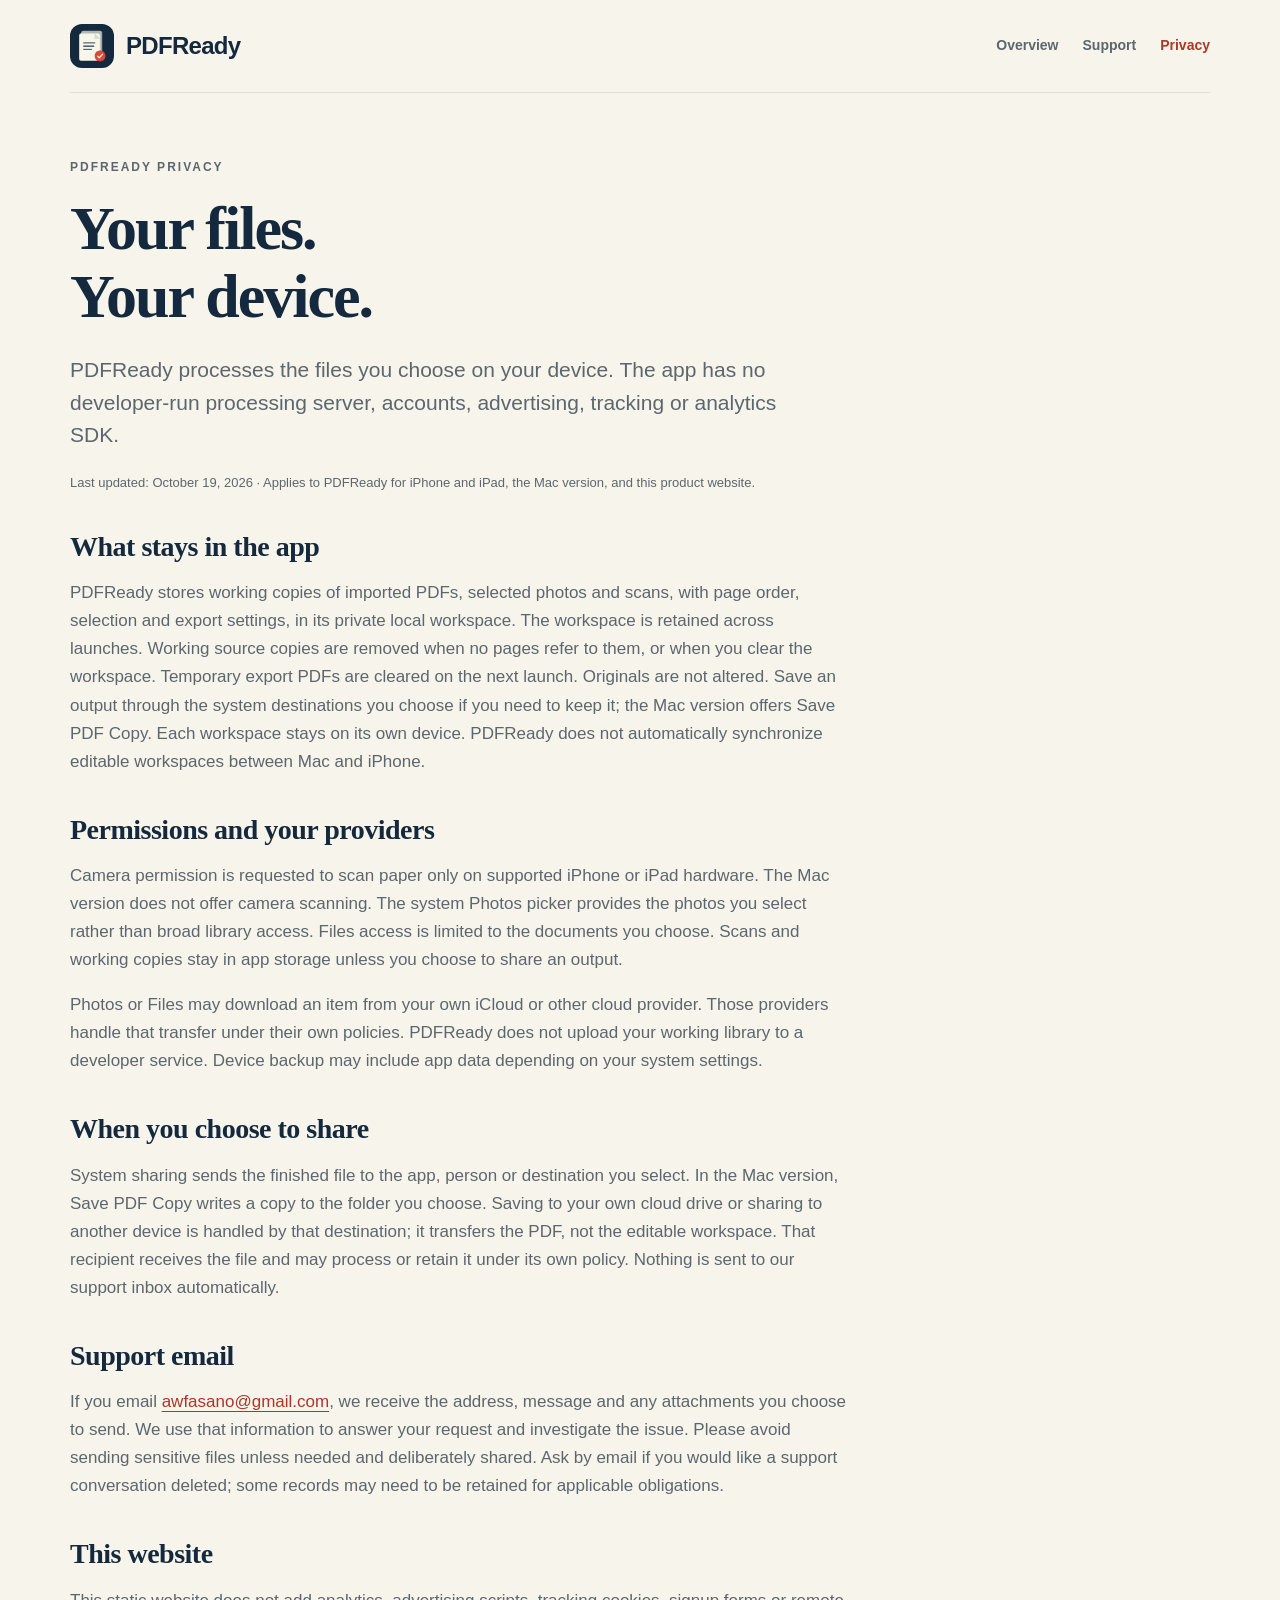
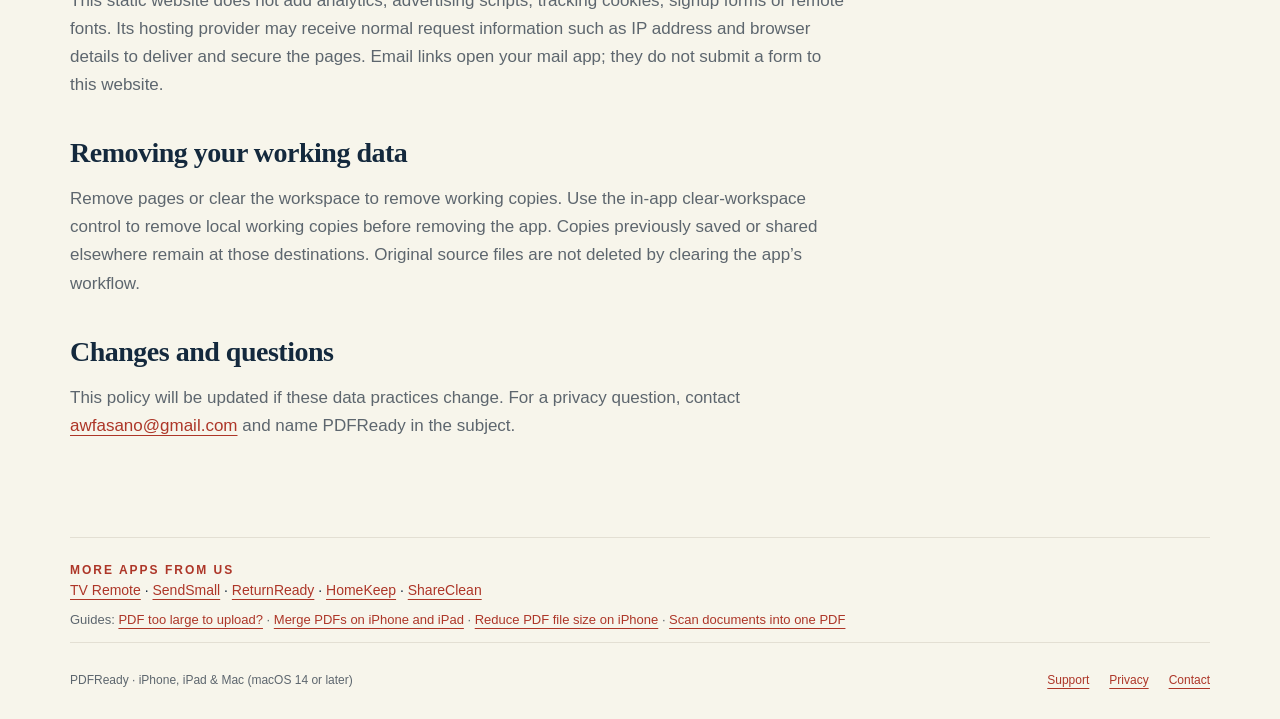
<file: privacy.html>
<!doctype html>
<html lang="en"><head><meta charset="utf-8"><meta name="viewport" content="width=device-width,initial-scale=1"><title>PDFReady privacy policy</title><meta name="apple-itunes-app" content="app-id=6822133500"><meta name="description" content="How PDFReady handles local working files, permissions, sharing and support email."><meta property="og:title" content="PDFReady privacy policy"><meta property="og:description" content="How PDFReady handles local working files, permissions, sharing and support email."><link rel="canonical" href="https://awfasano.github.io/pdfready/privacy.html"><meta property="og:url" content="https://awfasano.github.io/pdfready/privacy.html"><meta property="og:image" content="https://awfasano.github.io/pdfready/assets/app-icon.png"><meta name="theme-color" content="#F7F5EB"><link rel="icon" href="assets/app-icon.png"><link rel="stylesheet" href="style.css"><script defer src="site.js"></script></head><body><a class="skip" href="#main">Skip to content</a><div class="wrap"><header class="header"><a class="brand" href="index.html"><img src="assets/app-icon.png" width="44" height="44" alt=""><span>PDFReady</span></a><nav class="nav" aria-label="Main"><a href="index.html">Overview</a><a href="support.html">Support</a><a href="privacy.html" aria-current="page">Privacy</a></nav></header><main id="main"><section class="content privacy"><p class="eyebrow">PDFReady PRIVACY</p><h1>Your files.<br>Your device.</h1><p class="lead">PDFReady processes the files you choose on your device. The app has no developer-run processing server, accounts, advertising, tracking or analytics SDK.</p><p class="small">Last updated: October 19, 2026 · Applies to PDFReady for iPhone and iPad, the Mac version, and this product website.</p><h2>What stays in the app</h2><p>PDFReady stores working copies of imported PDFs, selected photos and scans, with page order, selection and export settings, in its private local workspace. The workspace is retained across launches. Working source copies are removed when no pages refer to them, or when you clear the workspace. Temporary export PDFs are cleared on the next launch. Originals are not altered. Save an output through the system destinations you choose if you need to keep it; the Mac version offers Save PDF Copy. Each workspace stays on its own device. PDFReady does not automatically synchronize editable workspaces between Mac and iPhone.</p><h2>Permissions and your providers</h2><p>Camera permission is requested to scan paper only on supported iPhone or iPad hardware. The Mac version does not offer camera scanning. The system Photos picker provides the photos you select rather than broad library access. Files access is limited to the documents you choose. Scans and working copies stay in app storage unless you choose to share an output.</p><p>Photos or Files may download an item from your own iCloud or other cloud provider. Those providers handle that transfer under their own policies. PDFReady does not upload your working library to a developer service. Device backup may include app data depending on your system settings.</p><h2>When you choose to share</h2><p>System sharing sends the finished file to the app, person or destination you select. In the Mac version, Save PDF Copy writes a copy to the folder you choose. Saving to your own cloud drive or sharing to another device is handled by that destination; it transfers the PDF, not the editable workspace. That recipient receives the file and may process or retain it under its own policy. Nothing is sent to our support inbox automatically.</p><h2>Support email</h2><p>If you email <a href="mailto:awfasano@gmail.com">awfasano@gmail.com</a>, we receive the address, message and any attachments you choose to send. We use that information to answer your request and investigate the issue. Please avoid sending sensitive files unless needed and deliberately shared. Ask by email if you would like a support conversation deleted; some records may need to be retained for applicable obligations.</p><h2>This website</h2><p>This static website does not add analytics, advertising scripts, tracking cookies, signup forms or remote fonts. Its hosting provider may receive normal request information such as IP address and browser details to deliver and secure the pages. Email links open your mail app; they do not submit a form to this website.</p><h2>Removing your working data</h2><p>Remove pages or clear the workspace to remove working copies. Use the in-app clear-workspace control to remove local working copies before removing the app. Copies previously saved or shared elsewhere remain at those destinations. Original source files are not deleted by clearing the app’s workflow.</p><h2>Changes and questions</h2><p>This policy will be updated if these data practices change. For a privacy question, contact <a href="mailto:awfasano@gmail.com?subject=PDFReady%20privacy">awfasano@gmail.com</a> and name PDFReady in the subject.</p></section></main><section class="more-apps" aria-label="More apps from us"><p class="eyebrow">More apps from us</p><p><a href="https://awfasano.github.io/tvremote/">TV Remote</a> · <a href="https://awfasano.github.io/sendsmall/">SendSmall</a> · <a href="https://awfasano.github.io/returnready/">ReturnReady</a> · <a href="https://awfasano.github.io/homekeep-site/">HomeKeep</a> · <a href="https://awfasano.github.io/shareclean/">ShareClean</a></p></section><p class="small guides">Guides: <a href="pdf-too-large-to-upload.html">PDF too large to upload?</a> · <a href="merge-pdfs-iphone.html">Merge PDFs on iPhone and iPad</a> · <a href="reduce-pdf-file-size-iphone.html">Reduce PDF file size on iPhone</a> · <a href="scan-documents-to-one-pdf.html">Scan documents into one PDF</a></p><footer class="footer"><div>PDFReady · iPhone, iPad &amp; Mac (macOS 14 or later)</div><div><a href="support.html">Support</a><a href="privacy.html">Privacy</a><a href="mailto:awfasano@gmail.com">Contact</a></div></footer></div><dialog id="screen-dialog" aria-labelledby="dialog-title"><div class="dialog-head"><span id="dialog-title" class="dialog-title">App screen</span><button type="button" data-close>Close</button></div><img class="dialog-image" alt=""><p class="dialog-note">Actual simulator screen. Fictional example content.</p></dialog></body></html>
</file>
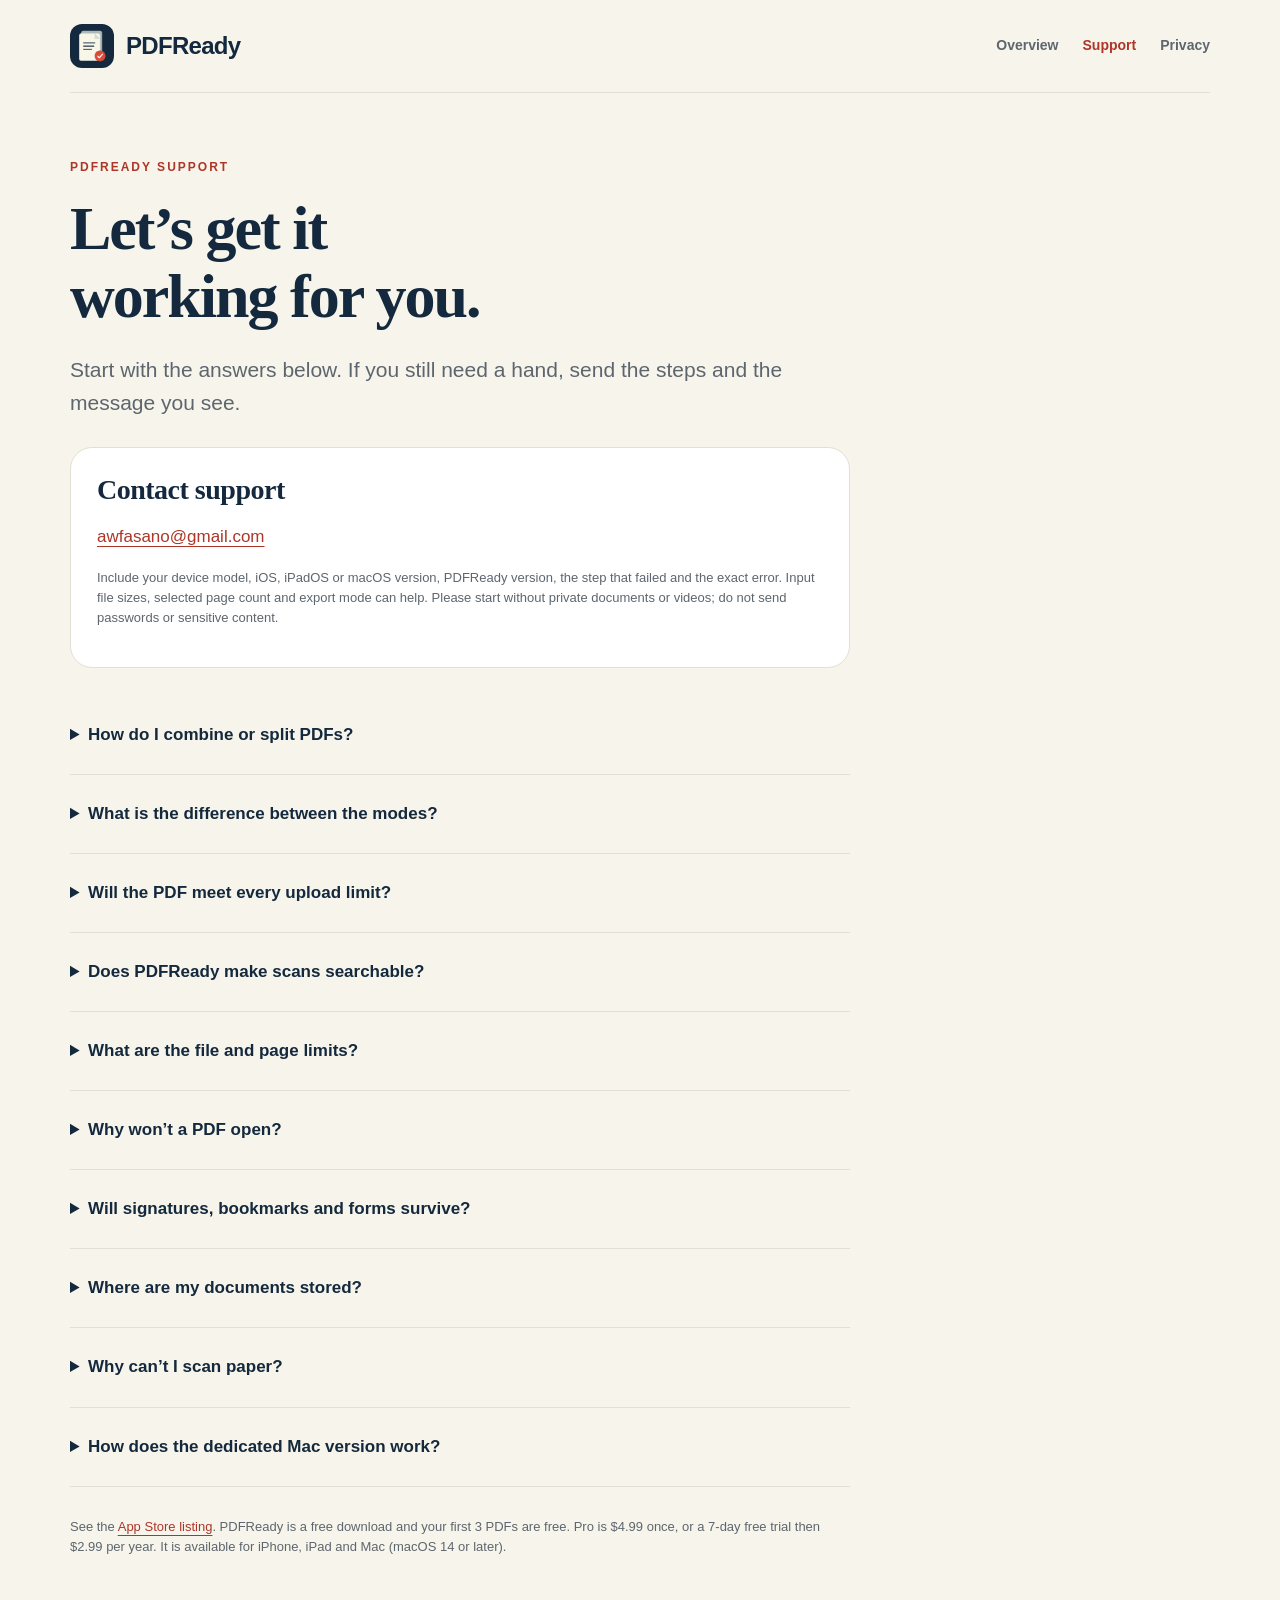
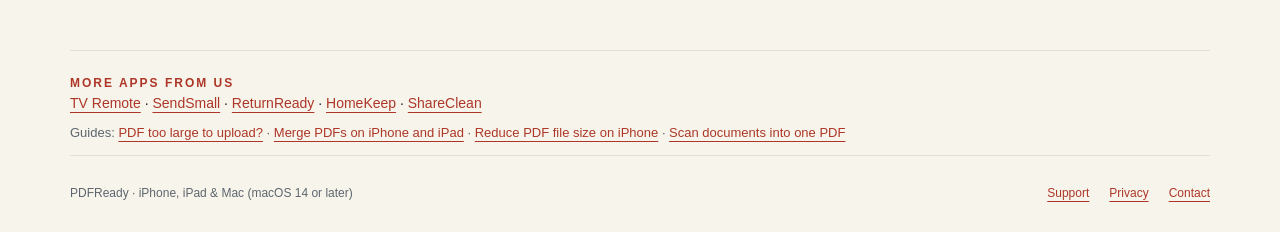
<file: support.html>
<!doctype html>
<html lang="en"><head><meta charset="utf-8"><meta name="viewport" content="width=device-width,initial-scale=1"><title>PDFReady support</title><meta name="apple-itunes-app" content="app-id=6822133500"><meta name="description" content="Help with PDF pages, export modes, file limits and saving in PDFReady."><meta property="og:title" content="PDFReady support"><meta property="og:description" content="Help with PDF pages, export modes, file limits and saving in PDFReady."><link rel="canonical" href="https://awfasano.github.io/pdfready/support.html"><meta property="og:url" content="https://awfasano.github.io/pdfready/support.html"><meta property="og:image" content="https://awfasano.github.io/pdfready/assets/app-icon.png"><meta name="theme-color" content="#F7F5EB"><link rel="icon" href="assets/app-icon.png"><link rel="stylesheet" href="style.css"><script defer src="site.js"></script></head><body><a class="skip" href="#main">Skip to content</a><div class="wrap"><header class="header"><a class="brand" href="index.html"><img src="assets/app-icon.png" width="44" height="44" alt=""><span>PDFReady</span></a><nav class="nav" aria-label="Main"><a href="index.html">Overview</a><a href="support.html" aria-current="page">Support</a><a href="privacy.html">Privacy</a></nav></header><main id="main"><section class="content"><p class="eyebrow">PDFReady SUPPORT</p><h1>Let’s get it<br>working for you.</h1><p class="lead">Start with the answers below. If you still need a hand, send the steps and the message you see.</p><div class="help-card"><h2>Contact support</h2><p><a href="mailto:awfasano@gmail.com?subject=PDFReady%20support">awfasano@gmail.com</a></p><p class="small">Include your device model, iOS, iPadOS or macOS version, PDFReady version, the step that failed and the exact error. Input file sizes, selected page count and export mode can help. Please start without private documents or videos; do not send passwords or sensitive content.</p></div><div class="faq"><details><summary>How do I combine or split PDFs?</summary><p>Add documents from Files, then select the pages you want in the new PDF. Use a range such as 1-3, 5, 8-10 or select individual pages. Use Arrange pages to put the packet in order.</p></details><details><summary>What is the difference between the modes?</summary><p>Original preserves page text, vectors and annotations, and does not aim to make the file smaller. Balanced and Smaller rasterize pages, reducing image detail and flattening searchable text, links and forms. Inspect readability and visible form content.</p></details><details><summary>Will the PDF meet every upload limit?</summary><p>No. The exported byte count is the source of truth. A target may be unattainable, and compressing a small vector PDF can make it larger. The app compares against an Original export of the same selected pages. The recipient may have other file requirements.</p></details><details><summary>Does PDFReady make scans searchable?</summary><p>No. This version does not add OCR or searchable text. Scanned or compressed pages should be checked visually before upload.</p></details><details><summary>What are the file and page limits?</summary><p>Up to 100 MB per imported PDF and 200 pages per workspace. Custom targets use decimal MB and range from 0.05 to 100 MB. 0.25 MB means 250,000 bytes.</p></details><details><summary>Why won’t a PDF open?</summary><p>Password-protected PDFs need an unlocked copy. Invalid or zero-page files are rejected. A cloud item may need to finish downloading in Files first. Keep the source available and allow enough free storage for working copies.</p></details><details><summary>Will signatures, bookmarks and forms survive?</summary><p>Assembling a new PDF can invalidate digital signatures. Document-level bookmarks, embedded attachments and external page links are not retained. Original mode keeps page objects, but complex interactive forms should be checked in the recipient’s viewer. Compressed modes flatten forms and links.</p></details><details><summary>Where are my documents stored?</summary><p>Working copies and selections remain in the local workspace until you remove their pages or clear it. Originals stay where they were. Export files are temporary and cleared on the next launch. Save a finished PDF to keep it: use Save to Files through sharing on iPhone or iPad, or Save PDF Copy in the Mac version. Workspaces stay local to each device and do not automatically sync. To move a finished PDF, transfer that file through a destination you choose and import the independent copy on another supported installation.</p></details><details><summary>Why can’t I scan paper?</summary><p>Scanning needs supported iPhone or iPad hardware and camera permission. If permission is denied, use Open Settings to review it. Camera scanning is not offered in the Mac version; import PDFs or selected photos instead.</p></details><details><summary>How does the dedicated Mac version work?</summary><p>The Mac version needs macOS 14 or later. In that version, choose Add PDFs or PDF → Add PDFs (Command-O), select and arrange pages, then Create PDF. Save PDF Copy writes a new file to your chosen destination; Share PDF is a separate system action. The original source is not overwritten.</p></details></div><p class="small" style="margin-top:30px">See the <a href="https://apps.apple.com/us/app/pdfready-pdf-upload-tools/id6822133500">App Store listing</a>. PDFReady is a free download and your first 3 PDFs are free. Pro is $4.99 once, or a 7-day free trial then $2.99 per year. It is available for iPhone, iPad and Mac (macOS 14 or later).</p></section></main><section class="more-apps" aria-label="More apps from us"><p class="eyebrow">More apps from us</p><p><a href="https://awfasano.github.io/tvremote/">TV Remote</a> · <a href="https://awfasano.github.io/sendsmall/">SendSmall</a> · <a href="https://awfasano.github.io/returnready/">ReturnReady</a> · <a href="https://awfasano.github.io/homekeep-site/">HomeKeep</a> · <a href="https://awfasano.github.io/shareclean/">ShareClean</a></p></section><p class="small guides">Guides: <a href="pdf-too-large-to-upload.html">PDF too large to upload?</a> · <a href="merge-pdfs-iphone.html">Merge PDFs on iPhone and iPad</a> · <a href="reduce-pdf-file-size-iphone.html">Reduce PDF file size on iPhone</a> · <a href="scan-documents-to-one-pdf.html">Scan documents into one PDF</a></p><footer class="footer"><div>PDFReady · iPhone, iPad &amp; Mac (macOS 14 or later)</div><div><a href="support.html">Support</a><a href="privacy.html">Privacy</a><a href="mailto:awfasano@gmail.com">Contact</a></div></footer></div><dialog id="screen-dialog" aria-labelledby="dialog-title"><div class="dialog-head"><span id="dialog-title" class="dialog-title">App screen</span><button type="button" data-close>Close</button></div><img class="dialog-image" alt=""><p class="dialog-note">Actual simulator screen. Fictional example content.</p></dialog></body></html>
</file>
<file: style.css>
:root{--accent:#D94A38;--strong:#AD3628;--ink:#14293D;--muted:#5D666E;--canvas:#F7F5EB;--soft:#F5E1D6;--line:#E3DFD3;--display:Georgia,"Times New Roman",serif;--weight:600;}

*{box-sizing:border-box}html{scroll-behavior:smooth}body{margin:0;background:var(--canvas);color:var(--ink);font:17px/1.65 -apple-system,BlinkMacSystemFont,"Segoe UI",sans-serif}a{color:var(--strong);text-underline-offset:4px}button{font:inherit}img{max-width:100%;height:auto;display:block}a,button,summary{touch-action:manipulation}a:focus-visible,button:focus-visible,summary:focus-visible{outline:3px solid var(--strong);outline-offset:5px}::selection{background:var(--soft)}.skip{position:absolute;top:-100px;left:16px;background:white;padding:10px;z-index:5}.skip:focus{top:8px}.wrap{width:min(1140px,calc(100% - 48px));margin:auto}.header{display:flex;align-items:center;justify-content:space-between;gap:20px;padding:24px 0;border-bottom:1px solid var(--line)}.brand{display:flex;align-items:center;gap:12px;color:var(--ink);text-decoration:none;font-size:24px;font-weight:750;letter-spacing:-.7px}.brand img{width:44px;border-radius:12px}.nav{display:flex;gap:24px;flex-wrap:wrap}.nav a{font-size:14px;font-weight:650;text-decoration:none;color:var(--muted);padding:10px 0}.nav a[aria-current=page]{color:var(--strong)}.eyebrow{color:var(--strong);font:700 12px/1.4 -apple-system,sans-serif;letter-spacing:2px;margin:0 0 18px;text-transform:uppercase}.hero{display:grid;grid-template-columns:1.2fr .8fr;gap:70px;align-items:center;padding:66px 0 72px}.hero h1{font-family:var(--display);font-size:clamp(44px,6vw,76px);letter-spacing:-3px;line-height:1.03;margin:0 0 24px;font-weight:var(--weight)}.lead{max-width:560px;color:var(--muted);font-size:21px;line-height:1.55}.badge{display:inline-flex;gap:8px;align-items:center;font-size:12px;font-weight:700;letter-spacing:.8px;padding:6px 11px;background:var(--soft);border-radius:999px;margin-bottom:26px}.dot{height:6px;width:6px;background:var(--strong);border-radius:50%}.actions{display:flex;gap:12px;align-items:center;flex-wrap:wrap;margin:28px 0 20px}.button{display:inline-flex;min-height:48px;align-items:center;justify-content:center;padding:12px 22px;background:var(--ink);color:white;border-radius:15px;text-decoration:none;font-size:15px;font-weight:700;border:0;cursor:pointer}.button.secondary{background:white;color:var(--ink);border:1px solid var(--line)}.small{font-size:13px;line-height:1.55;color:var(--muted)}.hero-figure{margin:0;padding:22px 40px 0;background:var(--soft);border-radius:36px}.hero-figure img{width:270px;margin:auto;border-radius:24px;box-shadow:0 16px 48px #00000013}.hero-figure figcaption{text-align:center;margin:16px -18px 0;padding-bottom:20px;font-size:11px;line-height:1.6;color:var(--muted)}.section{padding:60px 0;border-top:1px solid var(--line)}h2{font-family:var(--display);font-size:clamp(30px,4vw,45px);line-height:1.12;letter-spacing:-1.3px;font-weight:var(--weight);margin:0 0 22px}h3{font-size:21px;line-height:1.4;margin:0 0 10px;letter-spacing:-.4px}.steps{display:grid;grid-template-columns:repeat(3,1fr);gap:26px;margin-top:32px}.step .number{display:inline-flex;align-items:center;justify-content:center;width:36px;height:36px;border:1px solid var(--line);border-radius:50%;font-size:13px;font-weight:700;margin-bottom:24px;background:white}.step p{color:var(--muted);font-size:16px;margin:0}.split{display:grid;grid-template-columns:1fr 1fr;gap:68px;align-items:start}.split p{margin:0 0 20px}.notice{padding:20px 24px;background:white;border-radius:18px;color:var(--muted);font-size:14px;border:1px solid var(--line)}.shots{display:grid;grid-template-columns:repeat(2,1fr);gap:24px;margin-top:30px}.shot{margin:0}.shot-wide{grid-column:1/-1}.shot-wide .shot-open img{max-height:700px}.shot-open{width:100%;padding:24px;background:var(--soft);border:0;border-radius:24px;cursor:zoom-in}.shot-open img{max-height:470px;width:auto;margin:auto;border-radius:18px;box-shadow:0 10px 30px #00000012}.shot figcaption{padding:16px 2px;font-size:14px;font-weight:650;line-height:1.5}.shot figcaption small{display:block;color:var(--muted);font-weight:400;font-size:12px;margin-top:5px}.price-band{display:flex;align-items:center;justify-content:space-between;gap:30px;background:var(--ink);color:white;padding:32px 38px;border-radius:26px}.price-band h2{font-size:32px;margin:0 0 10px}.price-band p{margin:0;color:#ffffffce;font-size:15px}.price-band .amount{white-space:nowrap;font-size:46px;font-weight:var(--weight);font-family:var(--display);letter-spacing:-2px}.content{max-width:780px;padding:66px 0 80px}.content h1{font:var(--weight) clamp(42px,6vw,62px)/1.1 var(--display);letter-spacing:-2px;margin:0 0 24px}.content h2{font-size:28px;margin-top:38px;margin-bottom:14px;letter-spacing:-.5px}.content .lead{max-width:760px}.help-card{margin:28px 0;background:white;border:1px solid var(--line);padding:26px;border-radius:22px}.help-card h2{margin:0 0 12px}.faq details{border-bottom:1px solid var(--line);padding:17px 0}.faq summary{cursor:pointer;font-size:17px;font-weight:650;min-height:44px;padding:8px 22px 8px 0}.faq details p{margin:12px 0 8px;color:var(--muted);font-size:16px}.privacy p{color:var(--muted)}.footer{border-top:1px solid var(--line);padding:28px 0;display:flex;justify-content:space-between;gap:24px;color:var(--muted);font-size:12px}.footer div:last-child{display:flex;gap:20px;flex-wrap:wrap}dialog{border:0;border-radius:26px;padding:18px;background:var(--canvas);max-width:min(650px,calc(100% - 24px));max-height:calc(100% - 24px)}dialog::backdrop{background:#122F35b3}.dialog-head{display:flex;align-items:center;justify-content:space-between;gap:16px;margin-bottom:16px;font-weight:650;font-size:14px}.dialog-head button{background:var(--ink);border:0;color:white;border-radius:12px;padding:10px 16px;min-height:44px;cursor:pointer}.dialog-image{max-height:75vh;width:auto;margin:auto;max-width:100%;border-radius:14px}.dialog-note{text-align:center;font-size:11px;color:var(--muted);margin:12px 0 0}
@media(max-width:760px){.wrap{width:calc(100% - 36px)}.header{padding:18px 0;gap:14px;align-items:flex-start}.brand{font-size:21px;gap:9px}.brand img{width:34px;border-radius:9px}.nav{gap:14px}.nav a{font-size:12px;padding:7px 0}.hero{grid-template-columns:1fr;gap:32px;padding:44px 0}.hero h1{letter-spacing:-2px;font-size:58px}.lead{font-size:19px}.hero-figure{padding:28px 32px 0;max-width:420px;width:100%;margin:auto}.hero-figure img{width:240px}.section{padding:42px 0}.steps{grid-template-columns:1fr;gap:26px}.step{display:grid;grid-template-columns:36px 1fr;column-gap:18px}.step .number{grid-row:1/3;margin-bottom:0}.step h3{margin-top:4px}.split{grid-template-columns:1fr;gap:24px}.shots{grid-template-columns:1fr;gap:14px}.shot-open{padding:24px}.shot-open img{max-height:490px}.price-band{padding:26px;align-items:flex-start;flex-direction:column;gap:18px}.price-band .amount{font-size:40px}.content{padding:42px 0 54px}.footer{flex-direction:column;gap:12px}}
@media(max-width:360px){.header{flex-direction:column}.hero h1{font-size:49px}.actions .button{width:100%}}
@media(prefers-reduced-motion:reduce){html{scroll-behavior:auto}}

.cta{margin:22px 0 14px}.store-badge{display:inline-block;line-height:0}.store-badge img{height:54px;width:auto}.how{padding-left:24px;color:var(--ink)}.how li{margin:0 0 12px}.more-apps{border-top:1px solid var(--line);padding:24px 0 8px;font-size:14px}.more-apps p{margin:0}.guides{margin:0 0 12px}
</file>
